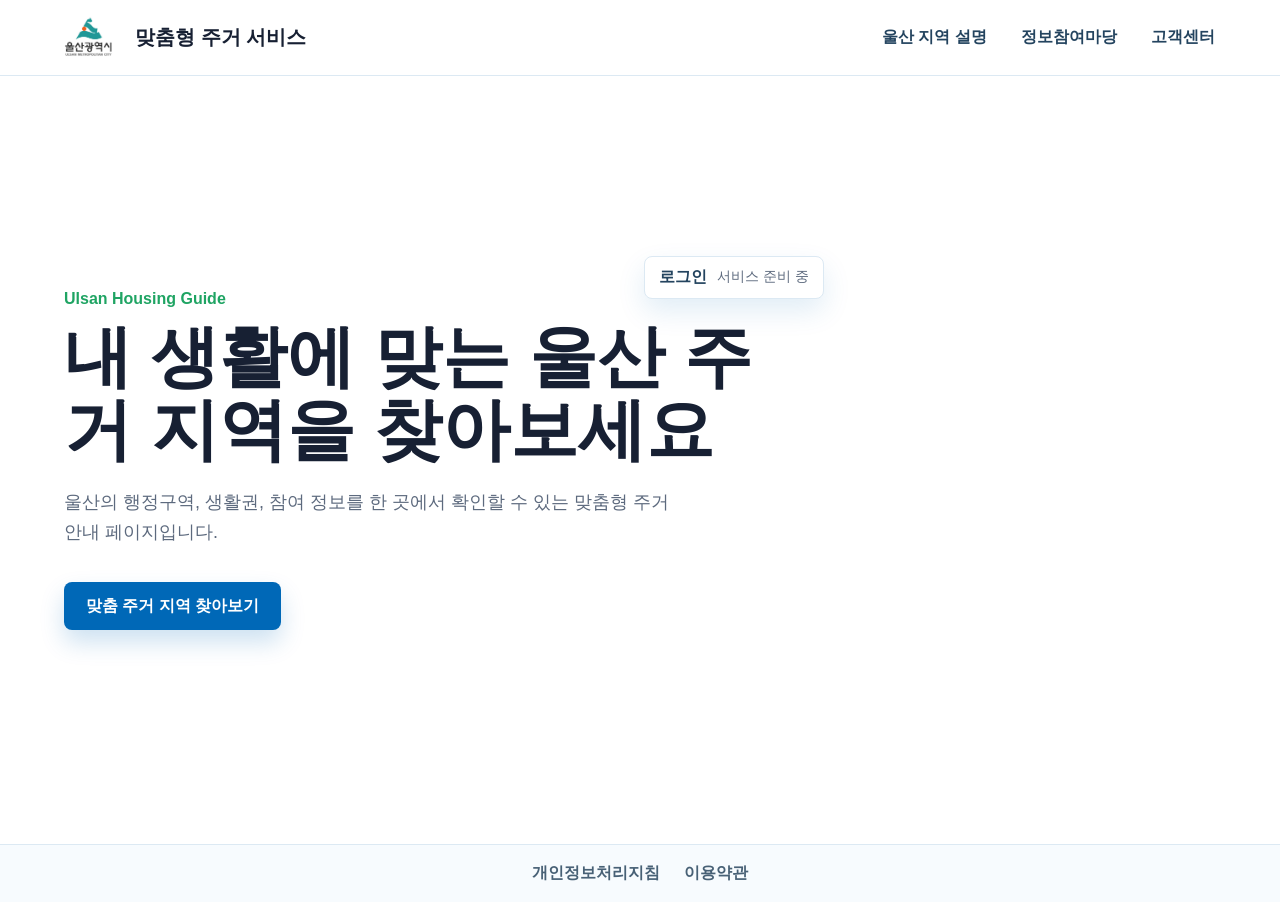
<file: 해커톤/index.html>
<!doctype html>
<html lang="ko">
  <head>
    <meta charset="UTF-8" />
    <meta name="viewport" content="width=device-width, initial-scale=1.0" />
    <title>울산 맞춤형 주거 서비스</title>
    <link rel="stylesheet" href="styles.css" />
  </head>
  <body>
    <header class="site-header">
      <a class="brand" href="#home" aria-label="메인 홈페이지로 이동">
        <img class="logo-mark" src="울산로고.jpg" alt="울산시 로고" />
        <span class="brand-text">맞춤형 주거 서비스</span>
      </a>
      <nav class="main-nav" aria-label="주요 메뉴">
        <a href="region.html">울산 지역 설명</a>
        <a href="community.html">정보참여마당</a>
        <a href="support.html">고객센터</a>
      </nav>
    </header>

    <main>
      <section id="home" class="page-section hero-section">
        <div class="hero-content">
          <div class="login-box" aria-label="로그인 공간">
            <strong>로그인</strong>
            <span>서비스 준비 중</span>
          </div>
          <p class="eyebrow">Ulsan Housing Guide</p>
          <h1>내 생활에 맞는 울산 주거 지역을 찾아보세요</h1>
          <p class="hero-copy">
            울산의 행정구역, 생활권, 참여 정보를 한 곳에서 확인할 수 있는 맞춤형 주거 안내 페이지입니다.
          </p>
          <a class="primary-button" href="recommend.html">맞춤 주거 지역 찾아보기</a>
        </div>
      </section>
    </main>

    <footer class="site-footer">
      <a href="#privacy">개인정보처리지침</a>
      <a href="#terms">이용약관</a>
    </footer>

    <script src="script.js"></script>
  </body>
</html>
</file>
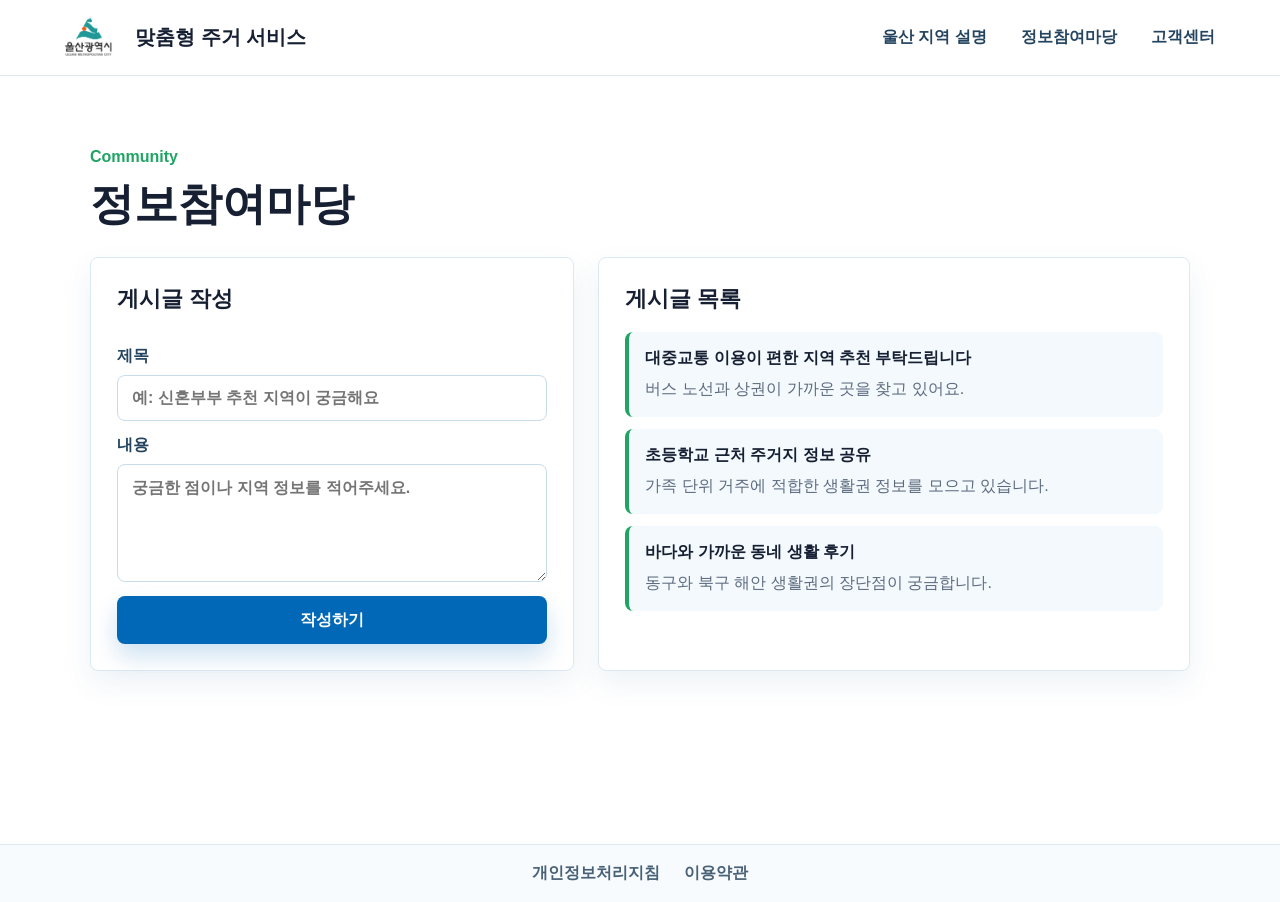
<file: 해커톤/community.html>
<!doctype html>
<html lang="ko">
  <head>
    <meta charset="UTF-8" />
    <meta name="viewport" content="width=device-width, initial-scale=1.0" />
    <title>정보참여마당 | 울산 맞춤형 주거 서비스</title>
    <link rel="stylesheet" href="styles.css" />
  </head>
  <body>
    <header class="site-header">
      <a class="brand" href="index.html" aria-label="메인 홈페이지로 이동">
        <img class="logo-mark" src="울산로고.jpg" alt="울산시 로고" />
        <span class="brand-text">맞춤형 주거 서비스</span>
      </a>
      <nav class="main-nav" aria-label="주요 메뉴">
        <a href="region.html">울산 지역 설명</a>
        <a href="community.html">정보참여마당</a>
        <a href="support.html">고객센터</a>
      </nav>
    </header>

    <main>
      <section class="page-section">
        <div class="section-head">
          <p class="eyebrow">Community</p>
          <h1 class="page-title">정보참여마당</h1>
        </div>
        <div class="community-layout">
          <form class="post-form" id="postForm">
            <h2>게시글 작성</h2>
            <label>
              제목
              <input id="postTitle" type="text" placeholder="예: 신혼부부 추천 지역이 궁금해요" required />
            </label>
            <label>
              내용
              <textarea id="postBody" rows="5" placeholder="궁금한 점이나 지역 정보를 적어주세요." required></textarea>
            </label>
            <button type="submit">작성하기</button>
          </form>

          <div class="post-list" aria-live="polite">
            <h2>게시글 목록</h2>
            <ul id="posts">
              <li>
                <strong>대중교통 이용이 편한 지역 추천 부탁드립니다</strong>
                <span>버스 노선과 상권이 가까운 곳을 찾고 있어요.</span>
              </li>
              <li>
                <strong>초등학교 근처 주거지 정보 공유</strong>
                <span>가족 단위 거주에 적합한 생활권 정보를 모으고 있습니다.</span>
              </li>
              <li>
                <strong>바다와 가까운 동네 생활 후기</strong>
                <span>동구와 북구 해안 생활권의 장단점이 궁금합니다.</span>
              </li>
            </ul>
          </div>
        </div>
      </section>
    </main>

    <footer class="site-footer">
      <a href="#privacy">개인정보처리지침</a>
      <a href="#terms">이용약관</a>
    </footer>

    <script src="script.js"></script>
  </body>
</html>
</file>
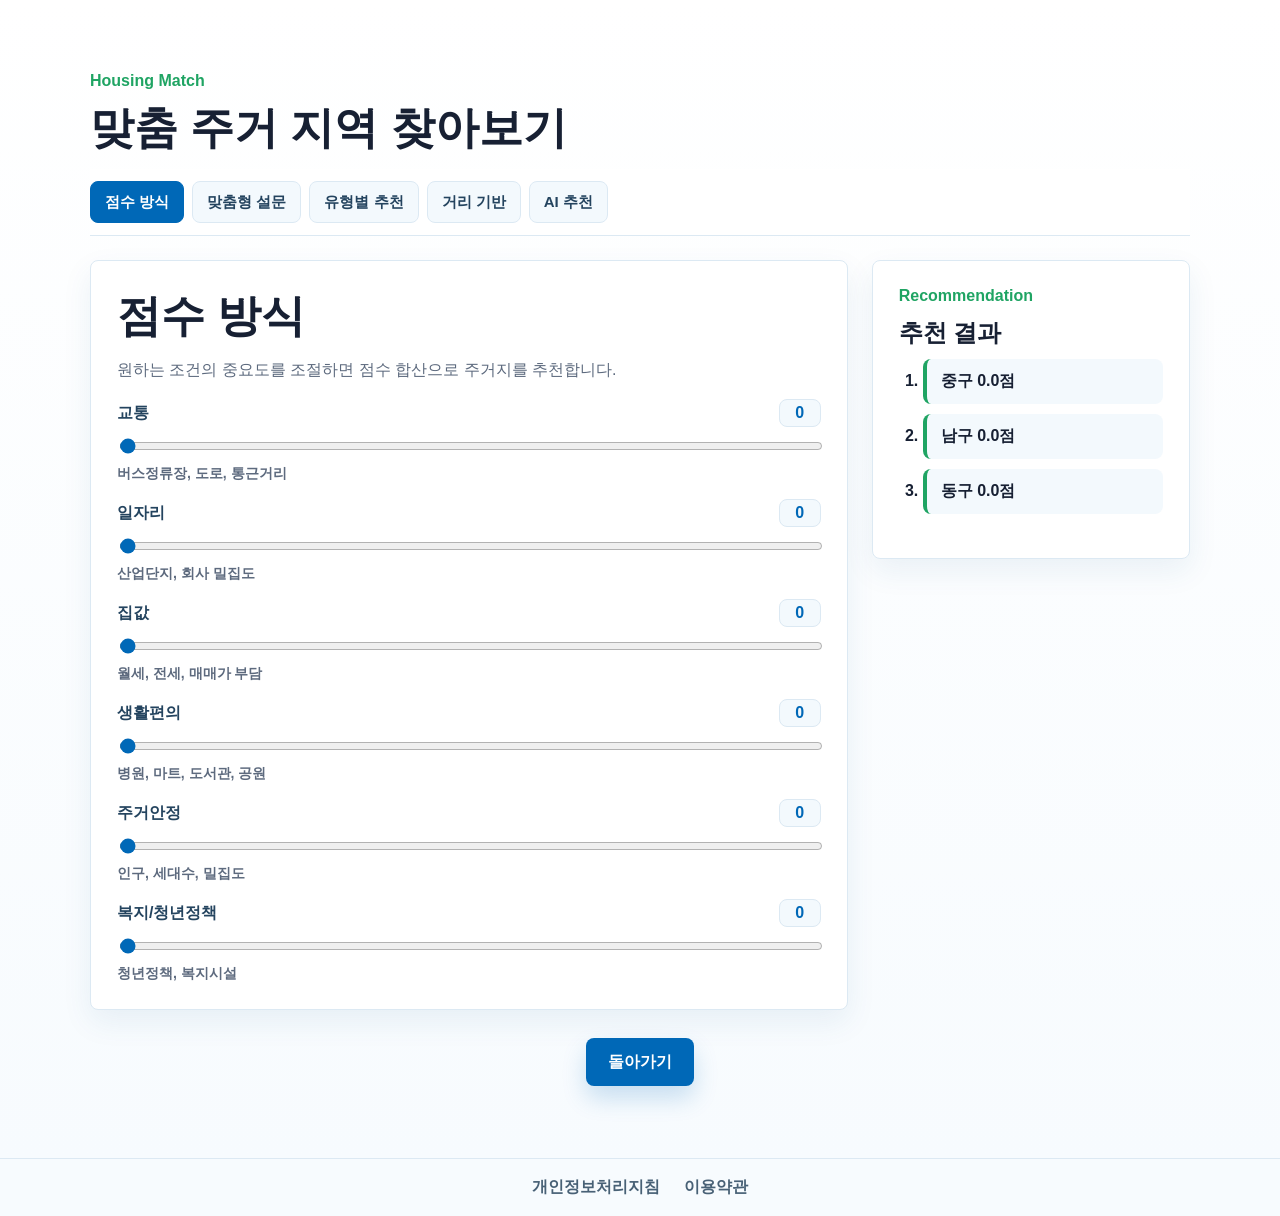
<file: 해커톤/recommend.html>
<!doctype html>
<html lang="ko">
  <head>
    <meta charset="UTF-8" />
    <meta name="viewport" content="width=device-width, initial-scale=1.0" />
    <title>맞춤 주거 지역 찾아보기 | 울산 맞춤형 주거 서비스</title>
    <link rel="stylesheet" href="styles.css" />
  </head>
  <body>
    <main>
      <section class="page-section recommend-section">
        <div class="section-head">
          <p class="eyebrow">Housing Match</p>
          <h1 class="page-title">맞춤 주거 지역 찾아보기</h1>
        </div>

        <nav class="recommend-tabs" aria-label="추천 방식 선택">
          <button type="button" class="recommend-tab active" data-method="weight">점수 방식</button>
          <button type="button" class="recommend-tab" data-method="survey">맞춤형 설문</button>
          <button type="button" class="recommend-tab" data-method="type">유형별 추천</button>
          <button type="button" class="recommend-tab" data-method="distance">거리 기반</button>
          <button type="button" class="recommend-tab" data-method="ai">AI 추천</button>
        </nav>

        <div class="recommend-layout">
          <section class="recommend-panel active" data-panel="weight">
            <div class="panel-head">
              <h2>점수 방식</h2>
              <p>원하는 조건의 중요도를 조절하면 점수 합산으로 주거지를 추천합니다.</p>
            </div>
            <div class="control-grid">
              <label>
                <span class="range-head"><span>교통</span><output data-weight-value="traffic">0</output></span>
                <input type="range" min="0" max="100" value="0" data-weight="traffic" />
                <span class="data-example">버스정류장, 도로, 통근거리</span>
              </label>
              <label>
                <span class="range-head"><span>일자리</span><output data-weight-value="job">0</output></span>
                <input type="range" min="0" max="100" value="0" data-weight="job" />
                <span class="data-example">산업단지, 회사 밀집도</span>
              </label>
              <label>
                <span class="range-head"><span>집값</span><output data-weight-value="housing">0</output></span>
                <input type="range" min="0" max="100" value="0" data-weight="housing" />
                <span class="data-example">월세, 전세, 매매가 부담</span>
              </label>
              <label>
                <span class="range-head"><span>생활편의</span><output data-weight-value="life">0</output></span>
                <input type="range" min="0" max="100" value="0" data-weight="life" />
                <span class="data-example">병원, 마트, 도서관, 공원</span>
              </label>
              <label>
                <span class="range-head"><span>주거안정</span><output data-weight-value="stability">0</output></span>
                <input type="range" min="0" max="100" value="0" data-weight="stability" />
                <span class="data-example">인구, 세대수, 밀집도</span>
              </label>
              <label>
                <span class="range-head"><span>복지/청년정책</span><output data-weight-value="welfare">0</output></span>
                <input type="range" min="0" max="100" value="0" data-weight="welfare" />
                <span class="data-example">청년정책, 복지시설</span>
              </label>
            </div>
          </section>

          <section class="recommend-panel" data-panel="survey">
            <div class="panel-head">
              <h2>사용자 맞춤형 설문 방식</h2>
            </div>
            <div class="survey-form">
              <label>
                직장 위치가 어디인가요?
                <select data-survey="work">
                  <option value="nam">울산시청/삼산/달동 근처</option>
                  <option value="buk">현대자동차/북구 근처</option>
                  <option value="dong">현대중공업/동구 근처</option>
                  <option value="ulju">울주군 산업단지 근처</option>
                </select>
              </label>
              <label>
                대중교통이 중요한가요?
                <select data-survey="traffic">
                  <option value="high">매우 중요</option>
                  <option value="middle">보통</option>
                  <option value="low">덜 중요</option>
                </select>
              </label>
              <label>
                월세/전세 예산은 어느 정도인가요?
                <select data-survey="budget">
                  <option value="low">낮은 편</option>
                  <option value="middle">보통</option>
                  <option value="high">높은 편</option>
                </select>
              </label>
              <label>
                생활편의, 공원/자연, 상권 중 무엇이 중요한가요?
                <select data-survey="amenity">
                  <option value="life">생활편의</option>
                  <option value="nature">공원/자연</option>
                  <option value="market">상권</option>
                </select>
              </label>
              <label>
                조용한 동네와 번화가 중 무엇을 원하나요?
                <select data-survey="mood">
                  <option value="quiet">조용한 동네</option>
                  <option value="busy">번화가</option>
                </select>
              </label>
            </div>
          </section>

          <section class="recommend-panel" data-panel="type">
            <div class="panel-head">
              <h2>유형별 추천 방식</h2>
              <p>사용자 유형을 선택하면 잘 맞는 지역을 바로 추천합니다.</p>
            </div>
            <div class="type-grid">
              <button type="button" class="type-option active" data-type="young">취업 준비 청년</button>
              <button type="button" class="type-option" data-type="car">자동차 산업 근로자</button>
              <button type="button" class="type-option" data-type="ship">조선업 근로자</button>
              <button type="button" class="type-option" data-type="family">가족 단위</button>
              <button type="button" class="type-option" data-type="nature">자연/관광 선호</button>
              <button type="button" class="type-option" data-type="oldtown">원도심 생활 선호</button>
            </div>
          </section>

          <section class="recommend-panel" data-panel="distance">
            <div class="panel-head">
              <h2>거리 기반 추천 방식</h2>
              <p>직장이나 학교 위치를 기준으로 가까운 주거지를 추천합니다.</p>
            </div>
            <div class="control-grid">
              <label>
                기준 위치
                <select id="distanceBase">
                  <option value="hyundaiCar">현대자동차</option>
                  <option value="hyundaiShip">현대중공업</option>
                  <option value="ulsanCityHall">울산시청/삼산동</option>
                  <option value="koreaEnergy">울산역/KTX</option>
                  <option value="university">울산대학교</option>
                </select>
              </label>
              <label>
                이동수단
                <select id="distanceMode">
                  <option value="car">자동차</option>
                  <option value="transit">대중교통</option>
                </select>
              </label>
            </div>
          </section>

          <section class="recommend-panel" data-panel="ai">
            <div class="panel-head">
              <h2>5. AI 추천 방식</h2>
              <p>조건을 문장으로 입력하면 핵심 단어를 분석해 추천합니다.</p>
            </div>
            <label>
              예시: 나는 20대 청년이고, 대중교통이 중요하고, 월세가 너무 비싸지 않았으면 좋겠어.
              <textarea id="aiInput" rows="5">나는 20대 청년이고, 대중교통이 중요하고, 직장은 북구 쪽이야.</textarea>
            </label>
          </section>

          <aside class="recommend-result" aria-live="polite">
            <p class="eyebrow">Recommendation</p>
            <h2 id="recommendTitle">추천 결과</h2>
            <ol id="recommendList"></ol>
            <p id="recommendReason" class="recommend-reason"></p>
          </aside>
        </div>
        <div class="back-actions">
          <a class="primary-button" href="index.html">돌아가기</a>
        </div>
      </section>
    </main>

    <footer class="site-footer">
      <a href="#privacy">개인정보처리지침</a>
      <a href="#terms">이용약관</a>
    </footer>

    <script src="script.js"></script>
  </body>
</html>
</file>
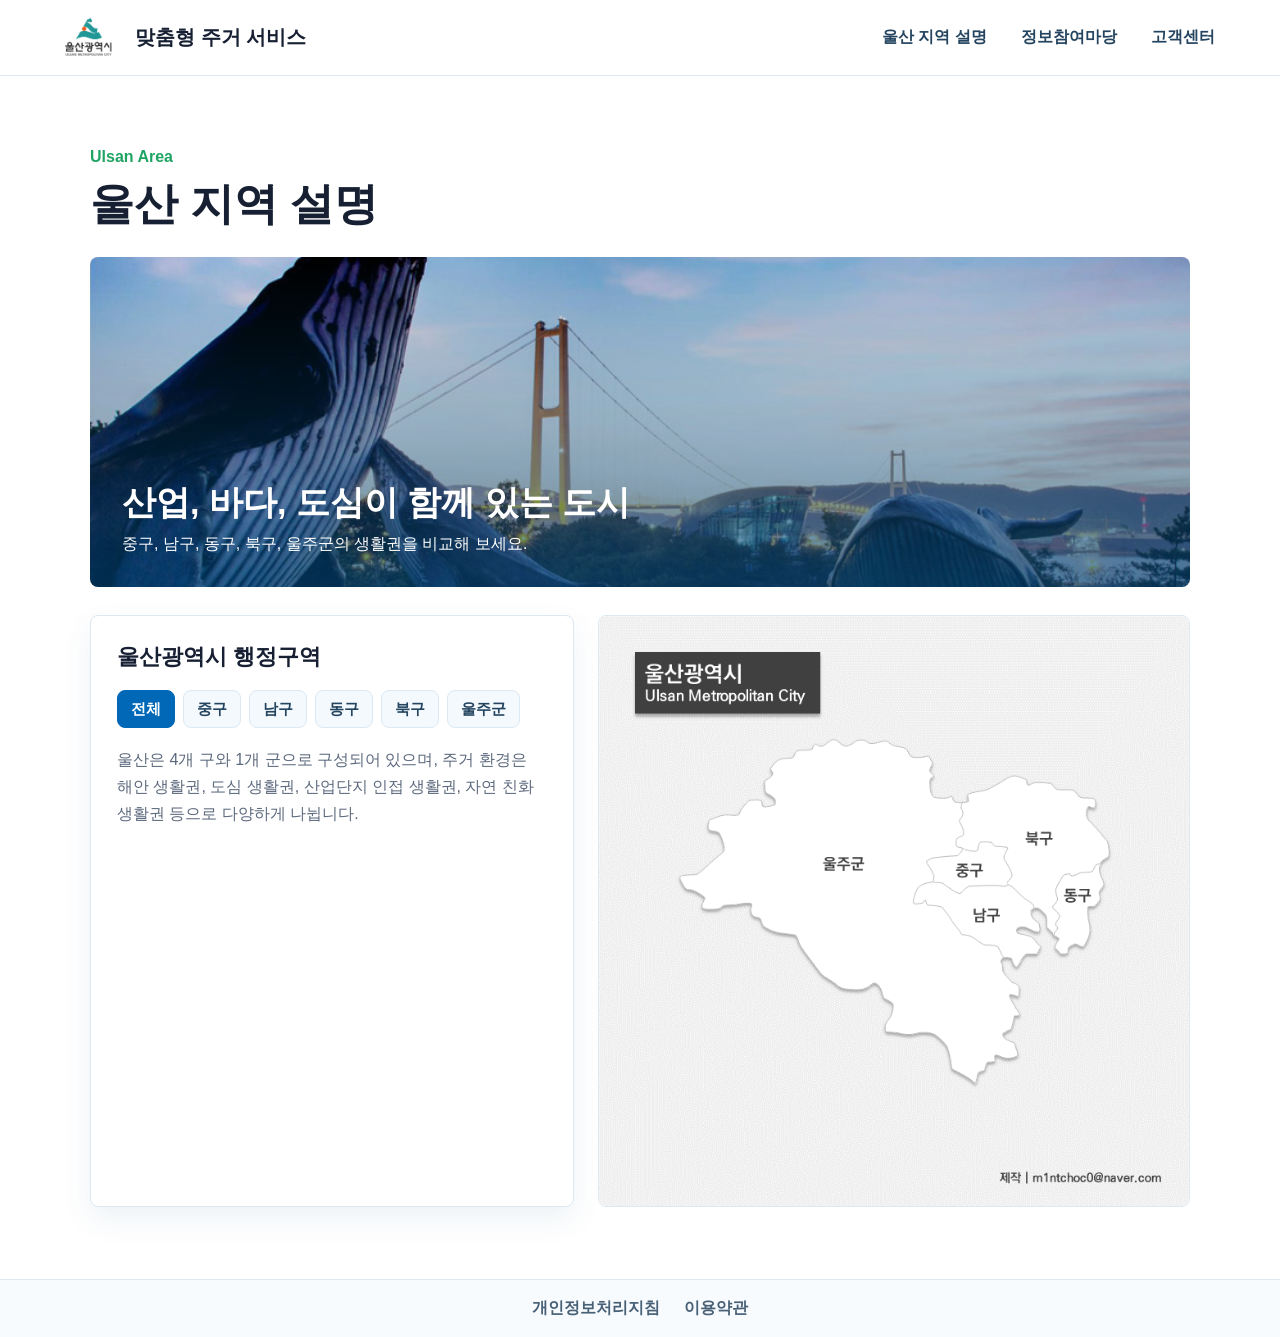
<file: 해커톤/region.html>
<!doctype html>
<html lang="ko">
  <head>
    <meta charset="UTF-8" />
    <meta name="viewport" content="width=device-width, initial-scale=1.0" />
    <title>울산 지역 설명 | 울산 맞춤형 주거 서비스</title>
    <link rel="stylesheet" href="styles.css" />
  </head>
  <body>
    <header class="site-header">
      <a class="brand" href="index.html" aria-label="메인 홈페이지로 이동">
        <img class="logo-mark" src="울산로고.jpg" alt="울산시 로고" />
        <span class="brand-text">맞춤형 주거 서비스</span>
      </a>
      <nav class="main-nav" aria-label="주요 메뉴">
        <a href="region.html">울산 지역 설명</a>
        <a href="community.html">정보참여마당</a>
        <a href="support.html">고객센터</a>
      </nav>
    </header>

    <main>
      <section class="page-section">
        <div class="section-head">
          <p class="eyebrow">Ulsan Area</p>
          <h1 class="page-title">울산 지역 설명</h1>
        </div>
        <div class="wide-photo" role="img" aria-label="울산의 도시와 바다 풍경">
          <div>
            <strong>산업, 바다, 도심이 함께 있는 도시</strong>
            <span>중구, 남구, 동구, 북구, 울주군의 생활권을 비교해 보세요.</span>
          </div>
        </div>
        <article class="map-panel">
          <div class="map-description">
            <h2>울산광역시 행정구역</h2>
            <div class="district-tabs" aria-label="행정구역 설명 선택">
              <button type="button" class="district-tab active" data-district="all">전체</button>
              <button type="button" class="district-tab" data-district="jung">중구</button>
              <button type="button" class="district-tab" data-district="nam">남구</button>
              <button type="button" class="district-tab" data-district="dong">동구</button>
              <button type="button" class="district-tab" data-district="buk">북구</button>
              <button type="button" class="district-tab" data-district="ulju">울주군</button>
            </div>
            <p id="districtDescription" class="district-description">
              울산은 4개 구와 1개 군으로 구성되어 있으며, 주거 환경은 해안 생활권, 도심 생활권,
              산업단지 인접 생활권, 자연 친화 생활권 등으로 다양하게 나뉩니다.
            </p>
          </div>
          <div class="district-map">
            <img src="울산 지도.png" alt="울산광역시 행정구역 지도" />
          </div>
        </article>
      </section>
    </main>

    <footer class="site-footer">
      <a href="#privacy">개인정보처리지침</a>
      <a href="#terms">이용약관</a>
    </footer>
    <script src="script.js"></script>
  </body>
</html>
</file>
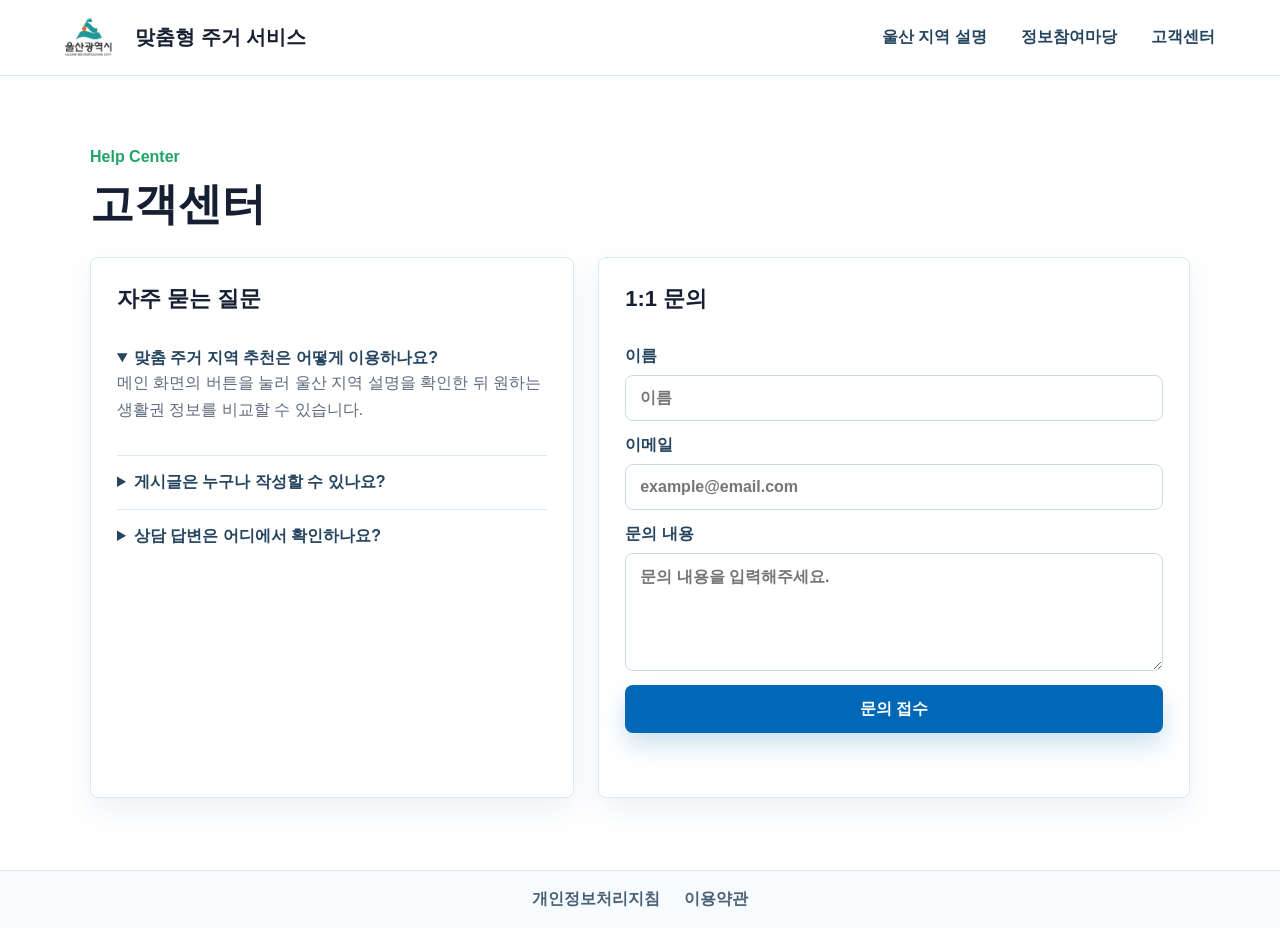
<file: 해커톤/support.html>
<!doctype html>
<html lang="ko">
  <head>
    <meta charset="UTF-8" />
    <meta name="viewport" content="width=device-width, initial-scale=1.0" />
    <title>고객센터 | 울산 맞춤형 주거 서비스</title>
    <link rel="stylesheet" href="styles.css" />
  </head>
  <body>
    <header class="site-header">
      <a class="brand" href="index.html" aria-label="메인 홈페이지로 이동">
        <img class="logo-mark" src="울산로고.jpg" alt="울산시 로고" />
        <span class="brand-text">맞춤형 주거 서비스</span>
      </a>
      <nav class="main-nav" aria-label="주요 메뉴">
        <a href="region.html">울산 지역 설명</a>
        <a href="community.html">정보참여마당</a>
        <a href="support.html">고객센터</a>
      </nav>
    </header>

    <main>
      <section class="page-section">
        <div class="section-head">
          <p class="eyebrow">Help Center</p>
          <h1 class="page-title">고객센터</h1>
        </div>
        <div class="support-layout">
          <div class="faq">
            <h2>자주 묻는 질문</h2>
            <details open>
              <summary>맞춤 주거 지역 추천은 어떻게 이용하나요?</summary>
              <p>메인 화면의 버튼을 눌러 울산 지역 설명을 확인한 뒤 원하는 생활권 정보를 비교할 수 있습니다.</p>
            </details>
            <details>
              <summary>게시글은 누구나 작성할 수 있나요?</summary>
              <p>현재 시연 페이지에서는 로그인 없이 게시글 목록에 새 글을 추가할 수 있습니다.</p>
            </details>
            <details>
              <summary>상담 답변은 어디에서 확인하나요?</summary>
              <p>1:1 문의 기능은 접수 화면까지만 구현되어 있으며 실제 답변 기능은 추후 연동 대상입니다.</p>
            </details>
          </div>

          <form class="inquiry-form" id="inquiryForm">
            <h2>1:1 문의</h2>
            <label>
              이름
              <input type="text" placeholder="이름" required />
            </label>
            <label>
              이메일
              <input type="email" placeholder="example@email.com" required />
            </label>
            <label>
              문의 내용
              <textarea rows="5" placeholder="문의 내용을 입력해주세요." required></textarea>
            </label>
            <button type="submit">문의 접수</button>
            <p class="form-message" id="inquiryMessage" role="status"></p>
          </form>
        </div>
      </section>
    </main>

    <footer class="site-footer">
      <a href="#privacy">개인정보처리지침</a>
      <a href="#terms">이용약관</a>
    </footer>

    <script src="script.js"></script>
  </body>
</html>
</file>
<file: 해커톤/styles.css>
:root {
  --blue: #0068b7;
  --sky: #7fd0f6;
  --green: #1fa463;
  --ink: #172033;
  --muted: #5d6a7e;
  --line: #dce9f3;
  --soft: #f3f9fd;
}

* {
  box-sizing: border-box;
}

html {
  scroll-behavior: smooth;
}

body {
  margin: 0;
  color: var(--ink);
  font-family: "Noto Sans KR", "Malgun Gothic", Arial, sans-serif;
  background: #fff;
}

a {
  color: inherit;
  text-decoration: none;
}

.site-header {
  position: sticky;
  top: 0;
  z-index: 10;
  display: flex;
  align-items: center;
  justify-content: space-between;
  min-height: 76px;
  padding: 14px clamp(18px, 4vw, 56px);
  background: rgba(255, 255, 255, 0.96);
  border-bottom: 1px solid var(--line);
  backdrop-filter: blur(10px);
}

.brand {
  display: flex;
  align-items: center;
  gap: 12px;
  min-width: 220px;
  font-weight: 800;
}

.logo-mark {
  display: block;
  width: 72px;
  height: 44px;
  object-fit: contain;
}

.brand-text {
  font-size: clamp(16px, 2vw, 20px);
}

.main-nav {
  display: flex;
  align-items: center;
  gap: 6px;
}

.main-nav a {
  padding: 10px 14px;
  color: #24445f;
  font-weight: 700;
  border-radius: 6px;
}

.main-nav a:hover,
.main-nav a:focus-visible {
  color: var(--blue);
  background: var(--soft);
}

.page-section {
  min-height: calc(100vh - 132px);
  padding: 72px clamp(18px, 5vw, 72px);
  scroll-margin-top: 76px;
}

.hero-section {
  display: grid;
  align-items: center;
  background:
    linear-gradient(90deg, rgba(255, 255, 255, 0.95), rgba(255, 255, 255, 0.72)),
    url("https://images.unsplash.com/photo-1500530855697-b586d89ba3ee?auto=format&fit=crop&w=1800&q=80") center/cover;
}

.hero-content {
  position: relative;
  max-width: 760px;
}

.login-box {
  position: absolute;
  top: -34px;
  right: 0;
  display: flex;
  gap: 10px;
  align-items: center;
  padding: 10px 14px;
  color: #24445f;
  background: #fff;
  border: 1px solid var(--line);
  border-radius: 8px;
  box-shadow: 0 12px 28px rgba(0, 104, 183, 0.12);
}

.login-box span {
  color: var(--muted);
  font-size: 14px;
}

.eyebrow {
  margin: 0 0 12px;
  color: var(--green);
  font-weight: 800;
  letter-spacing: 0;
}

h1,
h2,
h3,
p {
  margin-top: 0;
}

h1 {
  max-width: 720px;
  margin-bottom: 20px;
  font-size: clamp(38px, 6vw, 68px);
  line-height: 1.08;
  letter-spacing: 0;
}

h2 {
  margin-bottom: 10px;
  font-size: clamp(30px, 4vw, 44px);
  letter-spacing: 0;
}

.page-title {
  margin-bottom: 10px;
  font-size: clamp(30px, 4vw, 44px);
  line-height: 1.16;
}

h3 {
  margin-bottom: 18px;
  font-size: 22px;
}

.hero-copy {
  max-width: 620px;
  margin-bottom: 34px;
  color: var(--muted);
  font-size: 18px;
  line-height: 1.7;
}

.primary-button,
button {
  display: inline-flex;
  align-items: center;
  justify-content: center;
  min-height: 48px;
  padding: 0 22px;
  color: #fff;
  font: inherit;
  font-weight: 800;
  background: var(--blue);
  border: 0;
  border-radius: 8px;
  cursor: pointer;
  box-shadow: 0 12px 24px rgba(0, 104, 183, 0.2);
}

.primary-button:hover,
button:hover {
  background: #00579a;
}

.section-head {
  max-width: 980px;
  margin: 0 auto 28px;
}

.recommend-section .section-head,
#region .section-head,
.page-section > .section-head {
  max-width: 1100px;
}

.wide-photo {
  display: flex;
  align-items: flex-end;
  max-width: 1100px;
  min-height: 330px;
  margin: 0 auto 28px;
  padding: 32px;
  overflow: hidden;
  color: #fff;
  background:
    linear-gradient(180deg, rgba(0, 0, 0, 0.04), rgba(0, 68, 118, 0.66)),
    url("고래.jpg") center/cover;
  border-radius: 8px;
}

.wide-photo strong,
.wide-photo span {
  display: block;
}

.wide-photo strong {
  margin-bottom: 8px;
  font-size: clamp(24px, 3vw, 34px);
}

.map-panel,
.community-layout,
.support-layout {
  display: grid;
  grid-template-columns: minmax(0, 0.9fr) minmax(0, 1.1fr);
  gap: 24px;
  max-width: 1100px;
  margin: 0 auto;
}

.map-description,
.post-form,
.post-list,
.faq,
.inquiry-form {
  padding: 26px;
  background: #fff;
  border: 1px solid var(--line);
  border-radius: 8px;
  box-shadow: 0 12px 30px rgba(21, 90, 136, 0.08);
}

.recommend-section {
  background: linear-gradient(180deg, #fff 0%, #f7fbfe 100%);
}

.recommend-tabs {
  position: sticky;
  top: 0;
  z-index: 8;
  display: flex;
  flex-wrap: wrap;
  gap: 8px;
  max-width: 1100px;
  margin: -12px auto 24px;
  padding: 12px 0;
  background: rgba(255, 255, 255, 0.94);
  border-bottom: 1px solid var(--line);
  backdrop-filter: blur(10px);
}

.recommend-tab,
.type-option {
  min-height: 42px;
  padding: 0 14px;
  color: #24445f;
  font-size: 15px;
  font-weight: 800;
  background: var(--soft);
  border: 1px solid var(--line);
  border-radius: 8px;
  box-shadow: none;
}

.recommend-tab:hover,
.recommend-tab:focus-visible,
.type-option:hover,
.type-option:focus-visible {
  color: #fff;
  background: var(--green);
}

.recommend-tab.active,
.type-option.active {
  color: #fff;
  background: var(--blue);
  border-color: var(--blue);
}

.recommend-layout {
  display: grid;
  grid-template-columns: minmax(0, 1fr) minmax(280px, 0.42fr);
  gap: 24px;
  max-width: 1100px;
  margin: 0 auto;
  align-items: start;
}

.recommend-panel,
.recommend-result {
  padding: 26px;
  background: #fff;
  border: 1px solid var(--line);
  border-radius: 8px;
  box-shadow: 0 12px 30px rgba(21, 90, 136, 0.08);
}

.recommend-panel {
  display: none;
}

.recommend-panel.active {
  display: block;
}

.panel-head p,
.recommend-reason {
  color: var(--muted);
  line-height: 1.7;
}

.criteria-table {
  display: grid;
  margin: 20px 0;
  border-top: 1px solid var(--line);
}

.criteria-table div {
  display: grid;
  grid-template-columns: 0.85fr 1.6fr 0.65fr;
  gap: 16px;
  padding: 12px 0;
  border-bottom: 1px solid var(--line);
}

.control-grid,
.survey-form {
  display: grid;
  gap: 16px;
}

.control-grid label,
.survey-form label {
  color: #24445f;
}

.range-head {
  display: flex;
  align-items: center;
  justify-content: space-between;
  gap: 12px;
}

.range-head output {
  min-width: 42px;
  padding: 4px 8px;
  color: var(--blue);
  font-weight: 900;
  text-align: center;
  background: var(--soft);
  border: 1px solid var(--line);
  border-radius: 8px;
}

.data-example {
  color: var(--muted);
  font-size: 14px;
  font-weight: 600;
}

input[type="range"] {
  padding: 0;
  accent-color: var(--blue);
}

select {
  width: 100%;
  padding: 13px 14px;
  color: var(--ink);
  font: inherit;
  background: #fff;
  border: 1px solid #c9dce9;
  border-radius: 8px;
  outline: none;
}

.type-grid {
  display: flex;
  flex-wrap: wrap;
  gap: 10px;
}

.formula-box {
  margin-top: 18px;
  padding: 18px;
  color: #24445f;
  font-weight: 800;
  background: var(--soft);
  border-radius: 8px;
}

.recommend-result {
  position: sticky;
  top: 82px;
}

.recommend-result h2 {
  font-size: 24px;
}

.recommend-result ol {
  display: grid;
  gap: 10px;
  padding-left: 24px;
  margin: 0 0 18px;
}

.recommend-result li {
  padding: 12px 14px;
  font-weight: 800;
  background: var(--soft);
  border-left: 4px solid var(--green);
  border-radius: 8px;
}

.back-actions {
  display: flex;
  justify-content: center;
  max-width: 1100px;
  margin: 28px auto 0;
}

.map-description h2,
.post-form h2,
.post-list h2,
.faq h2,
.inquiry-form h2 {
  margin-bottom: 18px;
  font-size: 22px;
}

.map-description p,
.faq p {
  color: var(--muted);
  line-height: 1.7;
}

.district-tabs {
  display: flex;
  flex-wrap: wrap;
  gap: 8px;
  margin-bottom: 18px;
}

.district-tab {
  min-height: 38px;
  padding: 0 13px;
  color: #24445f;
  font-size: 15px;
  font-weight: 800;
  background: var(--soft);
  border: 1px solid var(--line);
  border-radius: 8px;
  box-shadow: none;
}

.district-tab:hover,
.district-tab:focus-visible {
  color: #fff;
  background: var(--green);
}

.district-tab.active {
  color: #fff;
  background: var(--blue);
  border-color: var(--blue);
}

.district-description {
  white-space: pre-line;
}

.district-emphasis {
  display: inline-block;
  color: var(--blue);
  font-size: 1.5em;
  font-weight: 900;
  line-height: 1.35;
}

.district-map {
  position: relative;
  min-height: 420px;
  overflow: hidden;
  background: #f7fbfe;
  border: 1px solid var(--line);
  border-radius: 8px;
}

.district-map img {
  display: block;
  width: 100%;
  height: 100%;
  min-height: 420px;
  object-fit: contain;
  background: #fff;
}

.district {
  position: absolute;
  display: grid;
  place-items: center;
  color: #15324a;
  font-weight: 800;
  border: 2px solid rgba(255, 255, 255, 0.78);
  box-shadow: 0 8px 18px rgba(23, 32, 51, 0.1);
}

.jung {
  top: 130px;
  left: 205px;
  width: 110px;
  height: 86px;
  background: #cfeaf8;
  border-radius: 46% 54% 45% 55%;
}

.nam {
  top: 210px;
  left: 160px;
  width: 150px;
  height: 98px;
  background: #f4edac;
  border-radius: 52% 44% 50% 48%;
}

.dong {
  top: 170px;
  right: 62px;
  width: 112px;
  height: 130px;
  background: #f6c879;
  border-radius: 56% 44% 58% 42%;
}

.buk {
  top: 60px;
  right: 112px;
  width: 170px;
  height: 128px;
  background: #cae8a8;
  border-radius: 48% 54% 45% 52%;
}

.ulju {
  left: 34px;
  bottom: 38px;
  width: 240px;
  height: 180px;
  background: #f5d7dc;
  border-radius: 42% 58% 52% 48%;
}

.sea {
  position: absolute;
  right: 28px;
  bottom: 22px;
  color: #0878b4;
  font-weight: 800;
}

form {
  display: grid;
  gap: 14px;
}

label {
  display: grid;
  gap: 8px;
  color: #24445f;
  font-weight: 700;
}

input,
textarea {
  width: 100%;
  padding: 13px 14px;
  color: var(--ink);
  font: inherit;
  border: 1px solid #c9dce9;
  border-radius: 8px;
  outline: none;
}

input:focus,
textarea:focus {
  border-color: var(--blue);
  box-shadow: 0 0 0 3px rgba(0, 104, 183, 0.12);
}

textarea {
  resize: vertical;
}

.post-list ul {
  display: grid;
  gap: 12px;
  padding: 0;
  margin: 0;
  list-style: none;
}

.post-list li {
  padding: 16px;
  background: var(--soft);
  border-left: 4px solid var(--green);
  border-radius: 8px;
}

.post-list strong,
.post-list span {
  display: block;
}

.post-list span {
  margin-top: 8px;
  color: var(--muted);
  line-height: 1.5;
}

details {
  padding: 16px 0;
  border-top: 1px solid var(--line);
}

details:first-of-type {
  border-top: 0;
}

summary {
  color: #24445f;
  font-weight: 800;
  cursor: pointer;
}

.form-message {
  min-height: 24px;
  margin: 0;
  color: var(--green);
  font-weight: 700;
}

.site-footer {
  display: flex;
  justify-content: center;
  gap: 24px;
  min-height: 56px;
  padding: 18px;
  color: #486176;
  background: #f7fbfe;
  border-top: 1px solid var(--line);
}

.site-footer a {
  font-weight: 700;
}

@media (max-width: 820px) {
  .site-header {
    align-items: flex-start;
    flex-direction: column;
    gap: 12px;
  }

  .main-nav {
    width: 100%;
    overflow-x: auto;
  }

  .main-nav a {
    flex: 0 0 auto;
    padding-inline: 10px;
    font-size: 14px;
  }

  .page-section {
    min-height: auto;
    padding-block: 52px;
    scroll-margin-top: 132px;
  }

  .login-box {
    position: static;
    width: fit-content;
    margin-bottom: 24px;
  }

  .map-panel,
  .community-layout,
  .support-layout,
  .recommend-layout {
    grid-template-columns: 1fr;
  }

  .recommend-tabs,
  .recommend-result {
    position: static;
  }

  .district-map {
    min-height: 330px;
  }

  .jung {
    top: 110px;
    left: 42%;
  }

  .nam {
    top: 178px;
    left: 31%;
  }

  .dong {
    top: 150px;
    right: 20px;
  }

  .buk {
    top: 42px;
    right: 54px;
  }

  .ulju {
    left: 18px;
    bottom: 28px;
    width: 210px;
    height: 142px;
  }
}

@media (max-width: 520px) {
  .brand {
    min-width: 0;
  }

  .brand-text {
    max-width: 180px;
  }

  h1 {
    font-size: 36px;
  }

  .wide-photo,
  .map-description,
  .post-form,
  .post-list,
  .faq,
  .inquiry-form {
    padding: 20px;
  }

  .district-map {
    min-height: 300px;
  }

  .district {
    transform: scale(0.82);
    transform-origin: center;
  }

  .criteria-table div {
    grid-template-columns: 1fr;
    gap: 6px;
  }

  .site-footer {
    flex-direction: column;
    align-items: center;
    gap: 8px;
  }
}
</file>
